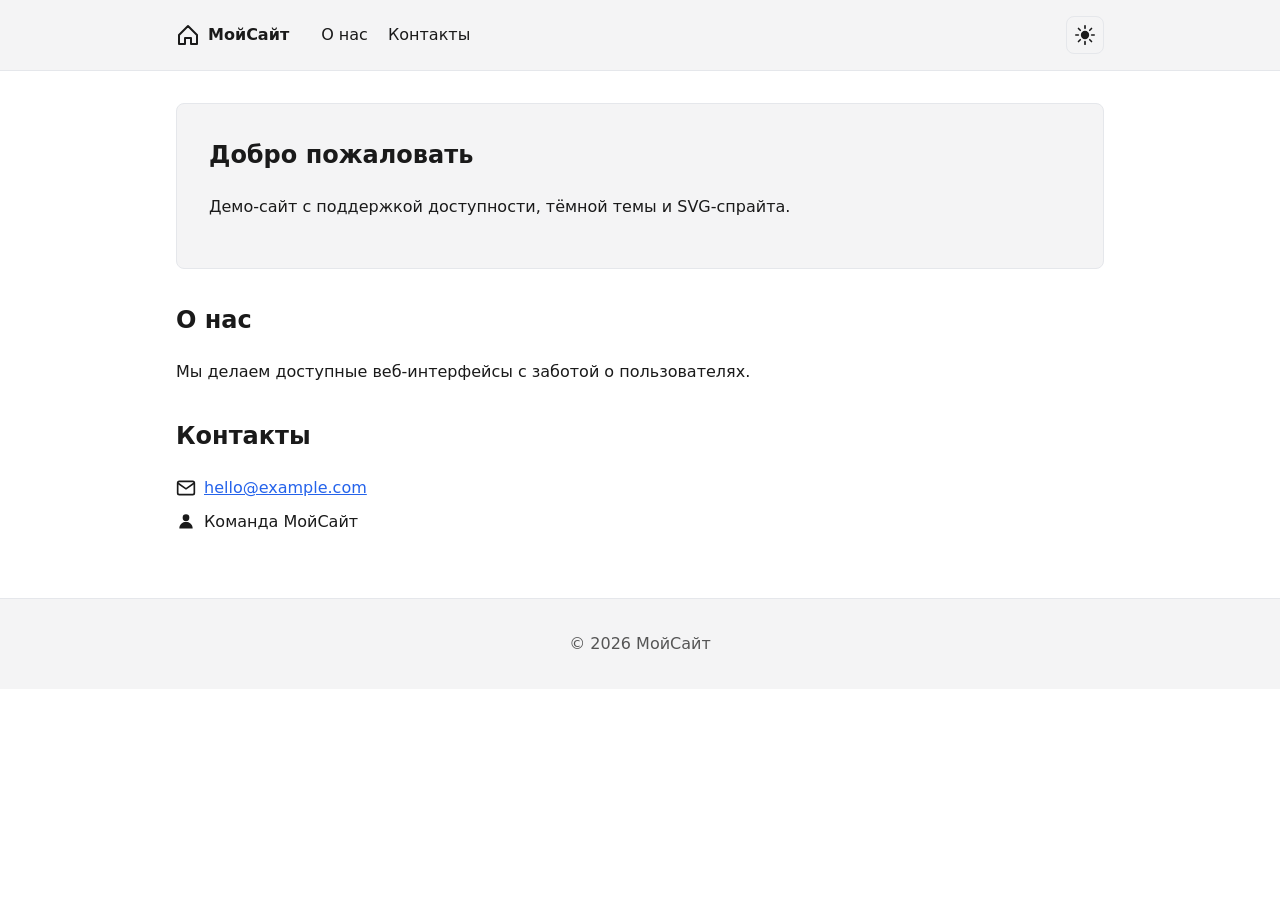
<file: hw2-4/index.html>
<!DOCTYPE html>
<html lang="ru">
<head>
    <meta charset="UTF-8">
    <meta name="viewport" content="width=device-width, initial-scale=1.0">
    <meta name="description" content="Демо-сайт для домашних работ 2-4: доступность, темизация, SVG-спрайт">
    <title>Мой сайт — ДЗ 2-4</title>
    <link rel="stylesheet" href="styles.css">
</head>
<body>
    <!-- SVG-спрайт (HW4) -->
    <svg xmlns="http://www.w3.org/2000/svg" style="display:none" aria-hidden="true">
        <symbol id="icon-sun" viewBox="0 0 24 24">
            <circle cx="12" cy="12" r="5" fill="currentColor"/>
            <g stroke="currentColor" stroke-width="2" stroke-linecap="round">
                <line x1="12" y1="1" x2="12" y2="4"/>
                <line x1="12" y1="20" x2="12" y2="23"/>
                <line x1="1" y1="12" x2="4" y2="12"/>
                <line x1="20" y1="12" x2="23" y2="12"/>
                <line x1="4.2" y1="4.2" x2="6.3" y2="6.3"/>
                <line x1="17.7" y1="17.7" x2="19.8" y2="19.8"/>
                <line x1="4.2" y1="19.8" x2="6.3" y2="17.7"/>
                <line x1="17.7" y1="6.3" x2="19.8" y2="4.2"/>
            </g>
        </symbol>
        <symbol id="icon-moon" viewBox="0 0 24 24">
            <path d="M21 12.8A9 9 0 1 1 11.2 3a7 7 0 0 0 9.8 9.8z" fill="currentColor"/>
        </symbol>
        <symbol id="icon-home" viewBox="0 0 24 24">
            <path d="M3 12L12 3l9 9v9h-6v-6H9v6H3z" fill="none" stroke="currentColor" stroke-width="2" stroke-linejoin="round"/>
        </symbol>
        <symbol id="icon-mail" viewBox="0 0 24 24">
            <rect x="2" y="4" width="20" height="16" rx="2" fill="none" stroke="currentColor" stroke-width="2"/>
            <path d="M2 6l10 7 10-7" fill="none" stroke="currentColor" stroke-width="2"/>
        </symbol>
        <symbol id="icon-user" viewBox="0 0 24 24">
            <circle cx="12" cy="8" r="4" fill="currentColor"/>
            <path d="M4 21c0-4.4 3.6-8 8-8s8 3.6 8 8" fill="currentColor"/>
        </symbol>
    </svg>

    <a href="#main" class="skip-link">Перейти к основному содержимому</a>

    <header class="header" role="banner">
        <nav class="nav" aria-label="Главная навигация">
            <a href="#main" class="nav__logo" aria-label="На главную">
                <svg class="icon" width="24" height="24" aria-hidden="true"><use href="#icon-home"/></svg>
                <span>МойСайт</span>
            </a>
            <ul class="nav__list">
                <li><a href="#about">О нас</a></li>
                <li><a href="#contact">Контакты</a></li>
            </ul>
            <button type="button" class="theme-toggle" id="themeToggle" aria-label="Переключить тему" aria-pressed="false">
                <svg class="icon icon--sun" width="20" height="20" aria-hidden="true"><use href="#icon-sun"/></svg>
                <svg class="icon icon--moon" width="20" height="20" aria-hidden="true"><use href="#icon-moon"/></svg>
            </button>
        </nav>
    </header>

    <main id="main" class="main">
        <section class="hero" aria-labelledby="hero-title">
            <h1 id="hero-title">Добро пожаловать</h1>
            <p>Демо-сайт с поддержкой доступности, тёмной темы и SVG-спрайта.</p>
        </section>

        <section id="about" aria-labelledby="about-title">
            <h2 id="about-title">О нас</h2>
            <p>Мы делаем доступные веб-интерфейсы с заботой о пользователях.</p>
        </section>

        <section id="contact" aria-labelledby="contact-title">
            <h2 id="contact-title">Контакты</h2>
            <ul class="contacts">
                <li>
                    <svg class="icon" width="20" height="20" aria-hidden="true"><use href="#icon-mail"/></svg>
                    <a href="mailto:hello@example.com">hello@example.com</a>
                </li>
                <li>
                    <svg class="icon" width="20" height="20" aria-hidden="true"><use href="#icon-user"/></svg>
                    <span>Команда МойСайт</span>
                </li>
            </ul>
        </section>
    </main>

    <footer class="footer" role="contentinfo">
        <p>&copy; 2026 МойСайт</p>
    </footer>

    <script src="theme.js"></script>
</body>
</html>
</file>
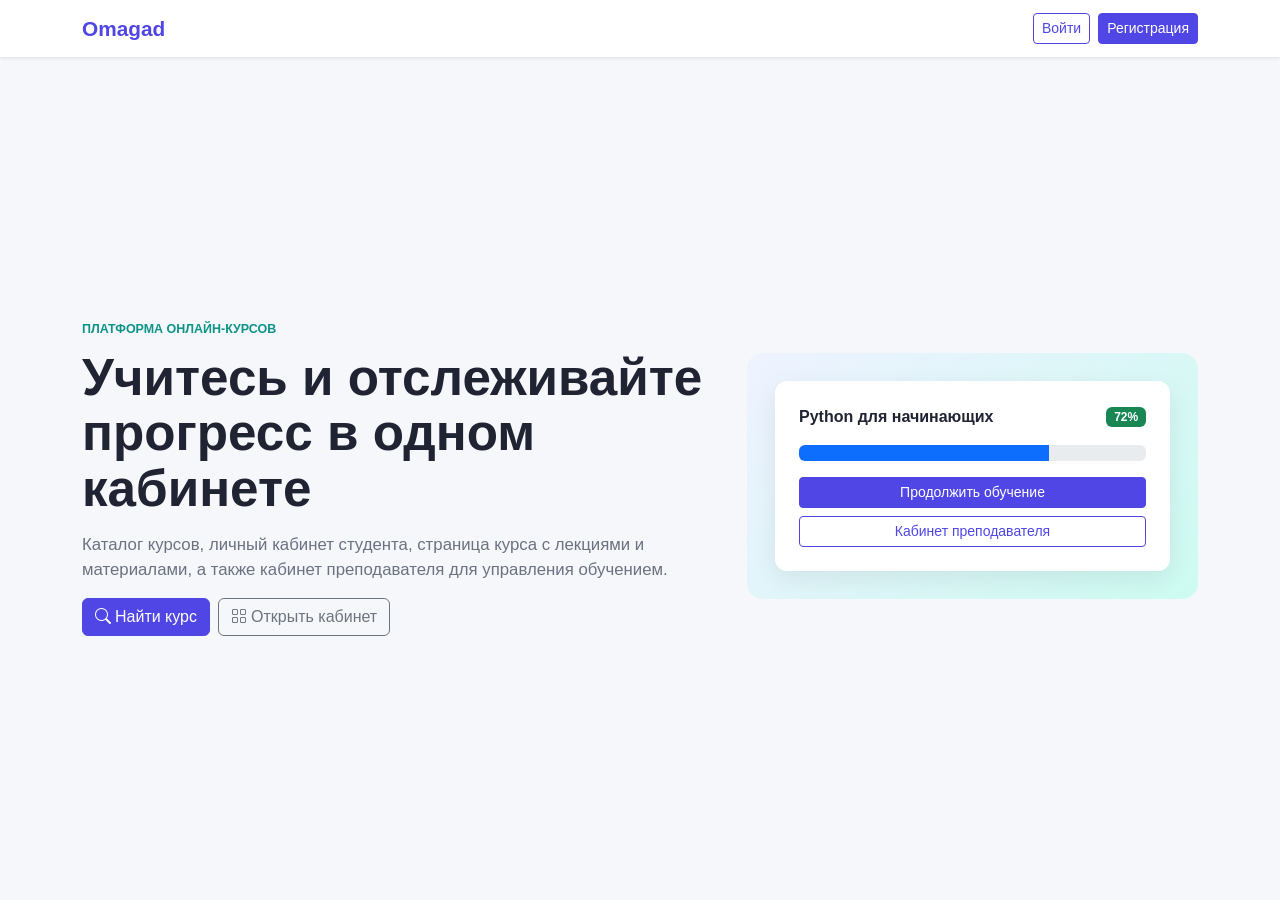
<file: J3214/Шумбалов Айдар/labs/index.html>
<!DOCTYPE html>
<html lang="ru">
<head>
  <meta charset="UTF-8" />
  <meta name="viewport" content="width=device-width, initial-scale=1.0" />
  <title>Omagad — платформа онлайн-обучения</title>
  <link href="https://cdn.jsdelivr.net/npm/bootstrap@5.3.3/dist/css/bootstrap.min.css" rel="stylesheet" />
  <link href="https://cdn.jsdelivr.net/npm/bootstrap-icons@1.11.3/font/bootstrap-icons.min.css" rel="stylesheet" />
  <link href="css/style.css" rel="stylesheet" />
</head>
<body>
<nav class="navbar navbar-expand-lg navbar-light bg-white">
  <div class="container">
    <a class="navbar-brand" href="index.html">Omagad</a>
    <div class="d-flex gap-2">
      <a class="btn btn-outline-primary btn-sm" href="login.html">Войти</a>
      <a class="btn btn-primary btn-sm" href="register.html">Регистрация</a>
    </div>
  </div>
</nav>

<main class="home-page">
  <section class="home-hero">
    <div class="container">
      <div class="row align-items-center g-4">
        <div class="col-lg-7">
          <span class="eyebrow">Платформа онлайн-курсов</span>
          <h1>Учитесь и отслеживайте прогресс в одном кабинете</h1>
          <p>Каталог курсов, личный кабинет студента, страница курса с лекциями и материалами, а также кабинет преподавателя для управления обучением.</p>
          <div class="d-flex flex-wrap gap-2">
            <a class="btn btn-primary" href="search.html">
              <i class="bi bi-search me-1"></i>Найти курс
            </a>
            <a class="btn btn-outline-secondary" href="dashboard.html">
              <i class="bi bi-grid me-1"></i>Открыть кабинет
            </a>
          </div>
        </div>
        <div class="col-lg-5">
          <div class="home-preview">
            <div class="preview-card">
              <div class="d-flex justify-content-between align-items-center mb-3">
                <strong>Python для начинающих</strong>
                <span class="badge text-bg-success">72%</span>
              </div>
              <div class="progress mb-3">
                <div class="progress-bar" style="width:72%"></div>
              </div>
              <div class="d-grid gap-2">
                <a href="course.html" class="btn btn-sm btn-primary">Продолжить обучение</a>
                <a href="instructor.html" class="btn btn-sm btn-outline-primary">Кабинет преподавателя</a>
              </div>
            </div>
          </div>
        </div>
      </div>
    </div>
  </section>
</main>

<script src="https://cdn.jsdelivr.net/npm/bootstrap@5.3.3/dist/js/bootstrap.bundle.min.js"></script>
<script src="js/main.js"></script>
</body>
</html>
</file>
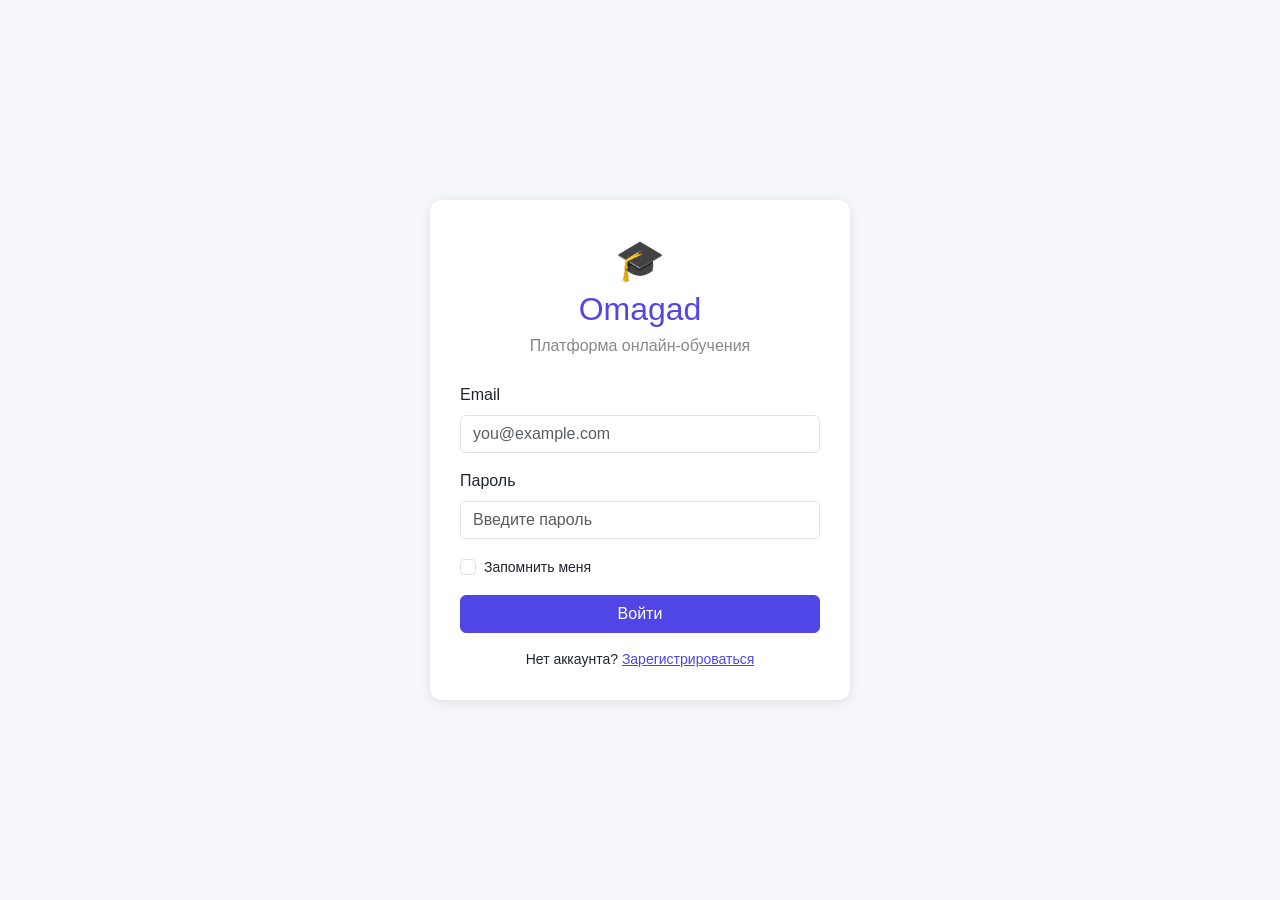
<file: J3214/Шумбалов Айдар/labs/login.html>
<!DOCTYPE html>
<html lang="ru">
<head>
  <meta charset="UTF-8" />
  <meta name="viewport" content="width=device-width, initial-scale=1.0" />
  <title>Вход — Omagad</title>
  <link href="https://cdn.jsdelivr.net/npm/bootstrap@5.3.3/dist/css/bootstrap.min.css" rel="stylesheet" />
  <link href="css/style.css" rel="stylesheet" />
</head>
<body>

<div class="auth-page">
  <div class="auth-card">
    <div class="auth-icon">🎓</div>
    <h2>Omagad</h2>
    <p class="subtitle">Платформа онлайн-обучения</p>

    <form id="loginForm">
      <div class="mb-3">
        <label class="form-label" for="email">Email</label>
        <input type="email" class="form-control" id="email" placeholder="you@example.com" required />
      </div>

      <div class="mb-3">
        <label class="form-label" for="password">Пароль</label>
        <input type="password" class="form-control" id="password" placeholder="Введите пароль" required />
      </div>

      <div class="mb-3 form-check">
        <input class="form-check-input" type="checkbox" id="rememberMe" />
        <label class="form-check-label small" for="rememberMe">Запомнить меня</label>
      </div>

      <button type="submit" class="btn btn-primary w-100 mb-3">Войти</button>

      <p class="text-center small mb-0">
        Нет аккаунта? <a href="register.html">Зарегистрироваться</a>
      </p>
    </form>
  </div>
</div>

<script src="js/main.js"></script>
</body>
</html>
</file>
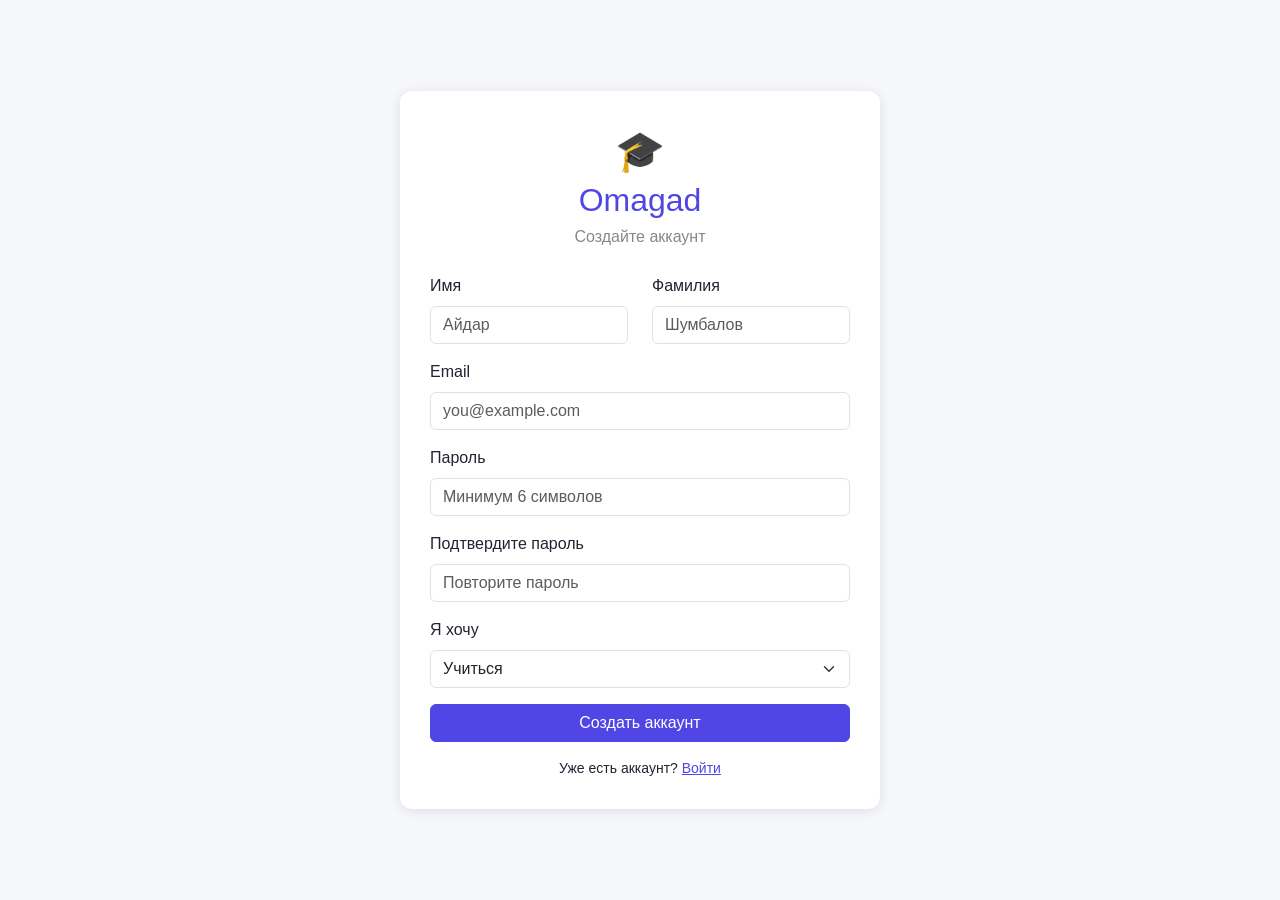
<file: J3214/Шумбалов Айдар/labs/register.html>
<!DOCTYPE html>
<html lang="ru">
<head>
  <meta charset="UTF-8" />
  <meta name="viewport" content="width=device-width, initial-scale=1.0" />
  <title>Регистрация — Omagad</title>
  <link href="https://cdn.jsdelivr.net/npm/bootstrap@5.3.3/dist/css/bootstrap.min.css" rel="stylesheet" />
  <link href="css/style.css" rel="stylesheet" />
</head>
<body>

<div class="auth-page">
  <div class="auth-card auth-card-wide">
    <div class="auth-icon">🎓</div>
    <h2>Omagad</h2>
    <p class="subtitle">Создайте аккаунт</p>

    <form id="registerForm">
      <div class="row mb-3">
        <div class="col-6">
          <label class="form-label" for="firstName">Имя</label>
          <input type="text" class="form-control" id="firstName" placeholder="Айдар" required />
        </div>
        <div class="col-6">
          <label class="form-label" for="lastName">Фамилия</label>
          <input type="text" class="form-control" id="lastName" placeholder="Шумбалов" required />
        </div>
      </div>

      <div class="mb-3">
        <label class="form-label" for="regEmail">Email</label>
        <input type="email" class="form-control" id="regEmail" placeholder="you@example.com" required />
      </div>

      <div class="mb-3">
        <label class="form-label" for="regPassword">Пароль</label>
        <input type="password" class="form-control" id="regPassword" placeholder="Минимум 6 символов" required />
      </div>

      <div class="mb-3">
        <label class="form-label" for="regConfirm">Подтвердите пароль</label>
        <input type="password" class="form-control" id="regConfirm" placeholder="Повторите пароль" required />
        <div id="passwordError" class="text-danger small mt-1 d-none">Пароли не совпадают</div>
      </div>

      <div class="mb-3">
        <label class="form-label" for="userGoal">Я хочу</label>
        <select class="form-select" id="userGoal">
          <option value="student">Учиться</option>
          <option value="instructor">Преподавать</option>
        </select>
      </div>

      <button type="submit" class="btn btn-primary w-100 mb-3">Создать аккаунт</button>

      <p class="text-center small mb-0">
        Уже есть аккаунт? <a href="login.html">Войти</a>
      </p>
    </form>
  </div>
</div>

<script src="js/main.js"></script>
</body>
</html>
</file>
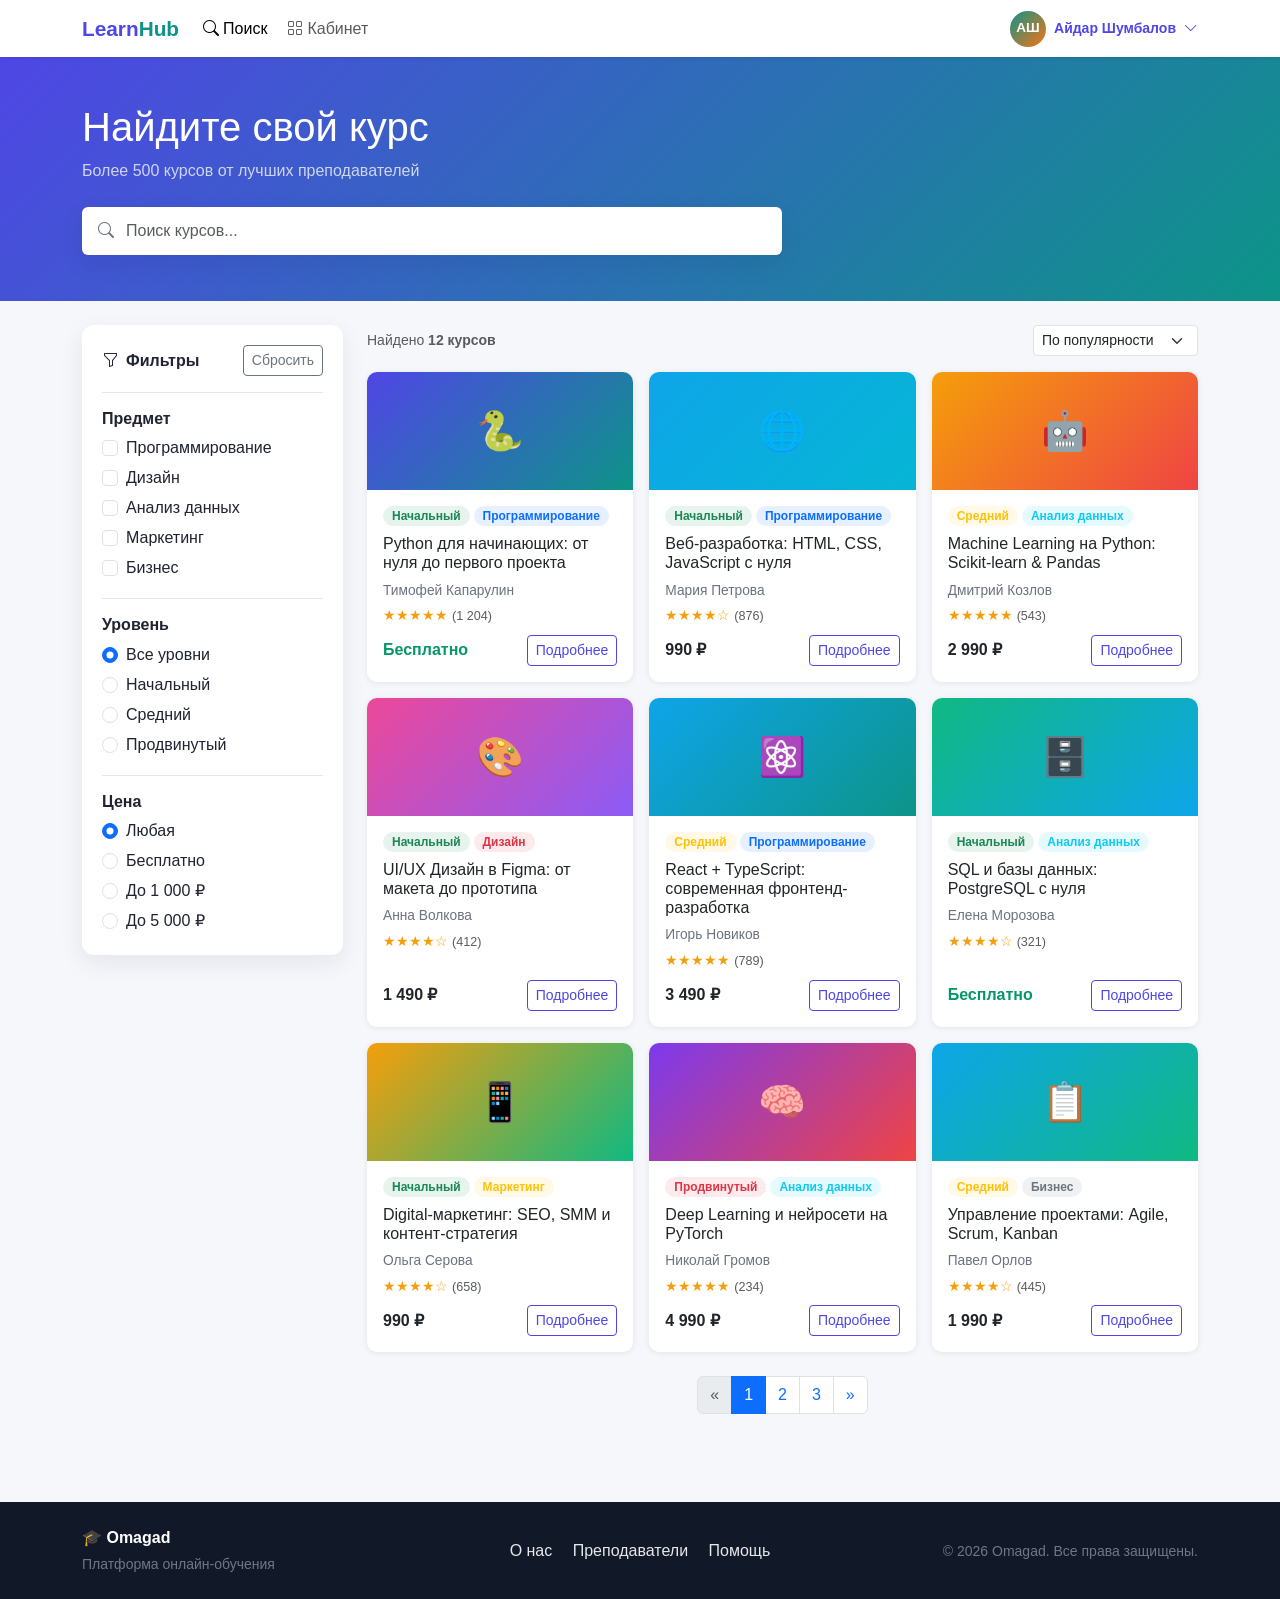
<file: J3214/Шумбалов Айдар/labs/search.html>
<!DOCTYPE html>
<html lang="ru">
<head>
  <meta charset="UTF-8" />
  <meta name="viewport" content="width=device-width, initial-scale=1.0" />
  <title>Поиск курсов — Omagad</title>
  <link href="https://cdn.jsdelivr.net/npm/bootstrap@5.3.3/dist/css/bootstrap.min.css" rel="stylesheet" />
  <link href="https://cdn.jsdelivr.net/npm/bootstrap-icons@1.11.3/font/bootstrap-icons.min.css" rel="stylesheet" />
  <link href="css/style.css" rel="stylesheet" />
</head>
<body>

<!-- Навбар -->
<nav class="navbar navbar-expand-lg navbar-light bg-white sticky-top">
  <div class="container">
    <a class="navbar-brand" href="dashboard.html">
      <span>Learn<em>Hub</em></span>
    </a>
    <button class="navbar-toggler" type="button" data-bs-toggle="collapse" data-bs-target="#navMenu">
      <span class="navbar-toggler-icon"></span>
    </button>
    <div class="collapse navbar-collapse" id="navMenu">
      <ul class="navbar-nav me-auto gap-1">
        <li class="nav-item"><a class="nav-link active" href="search.html"><i class="bi bi-search me-1"></i>Поиск</a></li>
        <li class="nav-item"><a class="nav-link" href="dashboard.html"><i class="bi bi-grid me-1"></i>Кабинет</a></li>
      </ul>
      <div class="dropdown">
        <a href="#" class="d-flex align-items-center gap-2 text-decoration-none" data-bs-toggle="dropdown">
          <div style="width:36px;height:36px;border-radius:50%;background:linear-gradient(135deg,#0d9488,#f97316);display:flex;align-items:center;justify-content:center;color:#fff;font-weight:700;font-size:.85rem">АШ</div>
          <span class="d-none d-lg-inline small fw-semibold">Айдар Шумбалов</span>
          <i class="bi bi-chevron-down small"></i>
        </a>
        <ul class="dropdown-menu dropdown-menu-end">
          <li><a class="dropdown-item" href="dashboard.html"><i class="bi bi-person me-2"></i>Мой кабинет</a></li>
          <li><a class="dropdown-item" href="instructor.html"><i class="bi bi-mortarboard me-2"></i>Кабинет преподавателя</a></li>
          <li><hr class="dropdown-divider"></li>
          <li><a class="dropdown-item text-danger" href="login.html"><i class="bi bi-box-arrow-right me-2"></i>Выйти</a></li>
        </ul>
      </div>
    </div>
  </div>
</nav>

<!-- Поисковый Hero -->
<section class="search-hero">
  <div class="container">
    <h1 class="mb-2">Найдите свой курс</h1>
    <p class="mb-4 opacity-75">Более 500 курсов от лучших преподавателей</p>
    <div class="search-input-wrap">
      <i class="bi bi-search search-icon"></i>
      <input type="text" class="form-control" id="courseSearch" placeholder="Поиск курсов..." />
    </div>
  </div>
</section>

<!-- Основной контент -->
<div class="container py-4">
  <div class="row g-4">

    <!-- Фильтры -->
    <div class="col-lg-3">
      <div class="filters-panel">
        <div class="d-flex justify-content-between align-items-center mb-3">
          <span class="fw-bold"><i class="bi bi-funnel me-2"></i>Фильтры</span>
          <button class="btn btn-sm btn-outline-secondary" id="resetFilters">Сбросить</button>
        </div>

        <!-- Предмет -->
        <div class="filter-section">
          <h6>Предмет</h6>
          <div class="d-flex flex-column gap-1">
            <div class="form-check">
              <input class="form-check-input" type="checkbox" name="subject" value="programming" id="subProg" />
              <label class="form-check-label" for="subProg">Программирование</label>
            </div>
            <div class="form-check">
              <input class="form-check-input" type="checkbox" name="subject" value="design" id="subDesign" />
              <label class="form-check-label" for="subDesign">Дизайн</label>
            </div>
            <div class="form-check">
              <input class="form-check-input" type="checkbox" name="subject" value="data" id="subData" />
              <label class="form-check-label" for="subData">Анализ данных</label>
            </div>
            <div class="form-check">
              <input class="form-check-input" type="checkbox" name="subject" value="marketing" id="subMarketing" />
              <label class="form-check-label" for="subMarketing">Маркетинг</label>
            </div>
            <div class="form-check">
              <input class="form-check-input" type="checkbox" name="subject" value="business" id="subBusiness" />
              <label class="form-check-label" for="subBusiness">Бизнес</label>
            </div>
          </div>
        </div>

        <!-- Уровень -->
        <div class="filter-section">
          <h6>Уровень</h6>
          <div class="d-flex flex-column gap-1">
            <div class="form-check">
              <input class="form-check-input" type="radio" name="level" value="all" id="levelAll" checked />
              <label class="form-check-label" for="levelAll">Все уровни</label>
            </div>
            <div class="form-check">
              <input class="form-check-input" type="radio" name="level" value="beginner" id="levelBeg" />
              <label class="form-check-label" for="levelBeg">Начальный</label>
            </div>
            <div class="form-check">
              <input class="form-check-input" type="radio" name="level" value="intermediate" id="levelMid" />
              <label class="form-check-label" for="levelMid">Средний</label>
            </div>
            <div class="form-check">
              <input class="form-check-input" type="radio" name="level" value="advanced" id="levelAdv" />
              <label class="form-check-label" for="levelAdv">Продвинутый</label>
            </div>
          </div>
        </div>

        <!-- Цена -->
        <div class="filter-section">
          <h6>Цена</h6>
          <div class="d-flex flex-column gap-1">
            <div class="form-check">
              <input class="form-check-input" type="radio" name="price" value="all" id="priceAll" checked />
              <label class="form-check-label" for="priceAll">Любая</label>
            </div>
            <div class="form-check">
              <input class="form-check-input" type="radio" name="price" value="free" id="priceFree" />
              <label class="form-check-label" for="priceFree">Бесплатно</label>
            </div>
            <div class="form-check">
              <input class="form-check-input" type="radio" name="price" value="1000" id="price1k" />
              <label class="form-check-label" for="price1k">До 1 000 ₽</label>
            </div>
            <div class="form-check">
              <input class="form-check-input" type="radio" name="price" value="5000" id="price5k" />
              <label class="form-check-label" for="price5k">До 5 000 ₽</label>
            </div>
          </div>
        </div>
      </div>
    </div>

    <!-- Карточки курсов -->
    <div class="col-lg-9">
      <div class="d-flex justify-content-between align-items-center mb-3">
        <p class="mb-0 text-muted small">Найдено <strong>12 курсов</strong></p>
        <select class="form-select form-select-sm w-auto">
          <option>По популярности</option>
          <option>По цене: дешевле</option>
          <option>По цене: дороже</option>
          <option>Новинки</option>
        </select>
      </div>

      <div class="row g-3" id="coursesGrid">

        <!-- Карточка 1 -->
        <div class="col-sm-6 col-xl-4 course-card-wrap"
             data-title="python для начинающих" data-subject="programming" data-level="beginner" data-price="0">
          <div class="card course-card h-100">
            <div class="course-card-img-placeholder bg-gradient-primary">🐍</div>
            <div class="card-body d-flex flex-column">
              <div class="d-flex gap-1 mb-2">
                <span class="course-badge bg-success bg-opacity-10 text-success">Начальный</span>
                <span class="course-badge bg-primary bg-opacity-10 text-primary">Программирование</span>
              </div>
              <h6 class="card-title">Python для начинающих: от нуля до первого проекта</h6>
              <p class="instructor-name mb-1">Тимофей Капарулин</p>
              <div class="rating-stars mb-2">★★★★★ <small class="text-muted">(1 204)</small></div>
              <div class="mt-auto d-flex align-items-center justify-content-between">
                <span class="price-free">Бесплатно</span>
                <a href="course.html" class="btn btn-sm btn-outline-primary">Подробнее</a>
              </div>
            </div>
          </div>
        </div>

        <!-- Карточка 2 -->
        <div class="col-sm-6 col-xl-4 course-card-wrap"
             data-title="веб-разработка html css javascript" data-subject="programming" data-level="beginner" data-price="990">
          <div class="card course-card h-100">
            <div class="course-card-img-placeholder" style="background:linear-gradient(135deg,#0ea5e9,#06b6d4)">🌐</div>
            <div class="card-body d-flex flex-column">
              <div class="d-flex gap-1 mb-2">
                <span class="course-badge bg-success bg-opacity-10 text-success">Начальный</span>
                <span class="course-badge bg-primary bg-opacity-10 text-primary">Программирование</span>
              </div>
              <h6 class="card-title">Веб-разработка: HTML, CSS, JavaScript с нуля</h6>
              <p class="instructor-name mb-1">Мария Петрова</p>
              <div class="rating-stars mb-2">★★★★☆ <small class="text-muted">(876)</small></div>
              <div class="mt-auto d-flex align-items-center justify-content-between">
                <span class="price">990 ₽</span>
                <a href="course.html" class="btn btn-sm btn-outline-primary">Подробнее</a>
              </div>
            </div>
          </div>
        </div>

        <!-- Карточка 3 -->
        <div class="col-sm-6 col-xl-4 course-card-wrap"
             data-title="machine learning scikit-learn" data-subject="data" data-level="intermediate" data-price="2990">
          <div class="card course-card h-100">
            <div class="course-card-img-placeholder" style="background:linear-gradient(135deg,#f59e0b,#ef4444)">🤖</div>
            <div class="card-body d-flex flex-column">
              <div class="d-flex gap-1 mb-2">
                <span class="course-badge bg-warning bg-opacity-10 text-warning">Средний</span>
                <span class="course-badge bg-info bg-opacity-10 text-info">Анализ данных</span>
              </div>
              <h6 class="card-title">Machine Learning на Python: Scikit-learn & Pandas</h6>
              <p class="instructor-name mb-1">Дмитрий Козлов</p>
              <div class="rating-stars mb-2">★★★★★ <small class="text-muted">(543)</small></div>
              <div class="mt-auto d-flex align-items-center justify-content-between">
                <span class="price">2 990 ₽</span>
                <a href="course.html" class="btn btn-sm btn-outline-primary">Подробнее</a>
              </div>
            </div>
          </div>
        </div>

        <!-- Карточка 4 -->
        <div class="col-sm-6 col-xl-4 course-card-wrap"
             data-title="ui ux дизайн figma" data-subject="design" data-level="beginner" data-price="1490">
          <div class="card course-card h-100">
            <div class="course-card-img-placeholder" style="background:linear-gradient(135deg,#ec4899,#8b5cf6)">🎨</div>
            <div class="card-body d-flex flex-column">
              <div class="d-flex gap-1 mb-2">
                <span class="course-badge bg-success bg-opacity-10 text-success">Начальный</span>
                <span class="course-badge bg-danger bg-opacity-10 text-danger">Дизайн</span>
              </div>
              <h6 class="card-title">UI/UX Дизайн в Figma: от макета до прототипа</h6>
              <p class="instructor-name mb-1">Анна Волкова</p>
              <div class="rating-stars mb-2">★★★★☆ <small class="text-muted">(412)</small></div>
              <div class="mt-auto d-flex align-items-center justify-content-between">
                <span class="price">1 490 ₽</span>
                <a href="course.html" class="btn btn-sm btn-outline-primary">Подробнее</a>
              </div>
            </div>
          </div>
        </div>

        <!-- Карточка 5 -->
        <div class="col-sm-6 col-xl-4 course-card-wrap"
             data-title="react разработка typescript" data-subject="programming" data-level="intermediate" data-price="3490">
          <div class="card course-card h-100">
            <div class="course-card-img-placeholder" style="background:linear-gradient(135deg,#0ea5e9,#0d9488)">⚛️</div>
            <div class="card-body d-flex flex-column">
              <div class="d-flex gap-1 mb-2">
                <span class="course-badge bg-warning bg-opacity-10 text-warning">Средний</span>
                <span class="course-badge bg-primary bg-opacity-10 text-primary">Программирование</span>
              </div>
              <h6 class="card-title">React + TypeScript: современная фронтенд-разработка</h6>
              <p class="instructor-name mb-1">Игорь Новиков</p>
              <div class="rating-stars mb-2">★★★★★ <small class="text-muted">(789)</small></div>
              <div class="mt-auto d-flex align-items-center justify-content-between">
                <span class="price">3 490 ₽</span>
                <a href="course.html" class="btn btn-sm btn-outline-primary">Подробнее</a>
              </div>
            </div>
          </div>
        </div>

        <!-- Карточка 6 -->
        <div class="col-sm-6 col-xl-4 course-card-wrap"
             data-title="sql базы данных postgresql" data-subject="data" data-level="beginner" data-price="0">
          <div class="card course-card h-100">
            <div class="course-card-img-placeholder" style="background:linear-gradient(135deg,#10b981,#0ea5e9)">🗄️</div>
            <div class="card-body d-flex flex-column">
              <div class="d-flex gap-1 mb-2">
                <span class="course-badge bg-success bg-opacity-10 text-success">Начальный</span>
                <span class="course-badge bg-info bg-opacity-10 text-info">Анализ данных</span>
              </div>
              <h6 class="card-title">SQL и базы данных: PostgreSQL с нуля</h6>
              <p class="instructor-name mb-1">Елена Морозова</p>
              <div class="rating-stars mb-2">★★★★☆ <small class="text-muted">(321)</small></div>
              <div class="mt-auto d-flex align-items-center justify-content-between">
                <span class="price-free">Бесплатно</span>
                <a href="course.html" class="btn btn-sm btn-outline-primary">Подробнее</a>
              </div>
            </div>
          </div>
        </div>

        <!-- Карточка 7 -->
        <div class="col-sm-6 col-xl-4 course-card-wrap"
             data-title="digital маркетинг seo smm" data-subject="marketing" data-level="beginner" data-price="990">
          <div class="card course-card h-100">
            <div class="course-card-img-placeholder" style="background:linear-gradient(135deg,#f59e0b,#10b981)">📱</div>
            <div class="card-body d-flex flex-column">
              <div class="d-flex gap-1 mb-2">
                <span class="course-badge bg-success bg-opacity-10 text-success">Начальный</span>
                <span class="course-badge bg-warning bg-opacity-10 text-warning">Маркетинг</span>
              </div>
              <h6 class="card-title">Digital-маркетинг: SEO, SMM и контент-стратегия</h6>
              <p class="instructor-name mb-1">Ольга Серова</p>
              <div class="rating-stars mb-2">★★★★☆ <small class="text-muted">(658)</small></div>
              <div class="mt-auto d-flex align-items-center justify-content-between">
                <span class="price">990 ₽</span>
                <a href="course.html" class="btn btn-sm btn-outline-primary">Подробнее</a>
              </div>
            </div>
          </div>
        </div>

        <!-- Карточка 8 -->
        <div class="col-sm-6 col-xl-4 course-card-wrap"
             data-title="deep learning нейронные сети pytorch" data-subject="data" data-level="advanced" data-price="4990">
          <div class="card course-card h-100">
            <div class="course-card-img-placeholder" style="background:linear-gradient(135deg,#7c3aed,#ef4444)">🧠</div>
            <div class="card-body d-flex flex-column">
              <div class="d-flex gap-1 mb-2">
                <span class="course-badge bg-danger bg-opacity-10 text-danger">Продвинутый</span>
                <span class="course-badge bg-info bg-opacity-10 text-info">Анализ данных</span>
              </div>
              <h6 class="card-title">Deep Learning и нейросети на PyTorch</h6>
              <p class="instructor-name mb-1">Николай Громов</p>
              <div class="rating-stars mb-2">★★★★★ <small class="text-muted">(234)</small></div>
              <div class="mt-auto d-flex align-items-center justify-content-between">
                <span class="price">4 990 ₽</span>
                <a href="course.html" class="btn btn-sm btn-outline-primary">Подробнее</a>
              </div>
            </div>
          </div>
        </div>

        <!-- Карточка 9 -->
        <div class="col-sm-6 col-xl-4 course-card-wrap"
             data-title="управление проектами agile scrum" data-subject="business" data-level="intermediate" data-price="1990">
          <div class="card course-card h-100">
            <div class="course-card-img-placeholder" style="background:linear-gradient(135deg,#0ea5e9,#10b981)">📋</div>
            <div class="card-body d-flex flex-column">
              <div class="d-flex gap-1 mb-2">
                <span class="course-badge bg-warning bg-opacity-10 text-warning">Средний</span>
                <span class="course-badge bg-secondary bg-opacity-10 text-secondary">Бизнес</span>
              </div>
              <h6 class="card-title">Управление проектами: Agile, Scrum, Kanban</h6>
              <p class="instructor-name mb-1">Павел Орлов</p>
              <div class="rating-stars mb-2">★★★★☆ <small class="text-muted">(445)</small></div>
              <div class="mt-auto d-flex align-items-center justify-content-between">
                <span class="price">1 990 ₽</span>
                <a href="course.html" class="btn btn-sm btn-outline-primary">Подробнее</a>
              </div>
            </div>
          </div>
        </div>

      </div>

      <!-- Нет результатов -->
      <div id="noResults" class="no-results d-none">
        <i class="bi bi-search" style="font-size:3rem;opacity:.3"></i>
        <h5 class="mt-3 fw-bold">Ничего не найдено</h5>
        <p class="text-muted">Попробуйте изменить фильтры или поисковый запрос</p>
        <button class="btn btn-outline-primary" id="resetFilters2">Сбросить фильтры</button>
      </div>

      <!-- Пагинация -->
      <nav class="mt-4" id="pagination">
        <ul class="pagination justify-content-center">
          <li class="page-item disabled"><a class="page-link" href="#">«</a></li>
          <li class="page-item active"><a class="page-link" href="#">1</a></li>
          <li class="page-item"><a class="page-link" href="#">2</a></li>
          <li class="page-item"><a class="page-link" href="#">3</a></li>
          <li class="page-item"><a class="page-link" href="#">»</a></li>
        </ul>
      </nav>

    </div>
  </div>
</div>

<!-- Footer -->
<footer class="mt-5">
  <div class="container">
    <div class="row align-items-center">
      <div class="col-md-4 mb-3 mb-md-0">
        <span class="footer-brand">🎓 Omagad</span>
        <p class="mt-1 mb-0 opacity-50 small">Платформа онлайн-обучения</p>
      </div>
      <div class="col-md-4 text-md-center mb-3 mb-md-0">
        <a href="#" class="me-3">О нас</a>
        <a href="#" class="me-3">Преподаватели</a>
        <a href="#">Помощь</a>
      </div>
      <div class="col-md-4 text-md-end">
        <small class="opacity-50">© 2026 Omagad. Все права защищены.</small>
      </div>
    </div>
  </div>
</footer>

<script src="https://cdn.jsdelivr.net/npm/bootstrap@5.3.3/dist/js/bootstrap.bundle.min.js"></script>
<script src="js/main.js"></script>
</body>
</html>
</file>
<file: hw2-4/styles.css>
:root {
    --color-bg: #ffffff;
    --color-text: #1a1a1a;
    --color-muted: #555;
    --color-accent: #2563eb;
    --color-surface: #f4f4f5;
    --color-border: #e5e7eb;
    --font: system-ui, -apple-system, "Segoe UI", Roboto, sans-serif;
    --radius: 8px;
    --space: 1rem;
}

[data-theme="dark"] {
    --color-bg: #0f172a;
    --color-text: #f1f5f9;
    --color-muted: #94a3b8;
    --color-accent: #60a5fa;
    --color-surface: #1e293b;
    --color-border: #334155;
}

@media (prefers-color-scheme: dark) {
    :root:not([data-theme="light"]) {
        --color-bg: #0f172a;
        --color-text: #f1f5f9;
        --color-muted: #94a3b8;
        --color-accent: #60a5fa;
        --color-surface: #1e293b;
        --color-border: #334155;
    }
}

* { box-sizing: border-box; }

body {
    margin: 0;
    font-family: var(--font);
    background: var(--color-bg);
    color: var(--color-text);
    line-height: 1.6;
    transition: background 0.2s, color 0.2s;
}

.skip-link {
    position: absolute;
    left: -9999px;
    top: 0;
    background: var(--color-accent);
    color: #fff;
    padding: 0.5rem 1rem;
    z-index: 100;
}
.skip-link:focus { left: 0; }

:focus-visible {
    outline: 3px solid var(--color-accent);
    outline-offset: 2px;
}

.header {
    background: var(--color-surface);
    border-bottom: 1px solid var(--color-border);
}

.nav {
    max-width: 960px;
    margin: 0 auto;
    padding: var(--space);
    display: flex;
    align-items: center;
    gap: var(--space);
}

.nav__logo {
    display: inline-flex;
    align-items: center;
    gap: 0.5rem;
    font-weight: 700;
    color: var(--color-text);
    text-decoration: none;
}

.nav__list {
    list-style: none;
    display: flex;
    gap: 1.25rem;
    margin: 0 auto 0 1rem;
    padding: 0;
}

.nav__list a {
    color: var(--color-text);
    text-decoration: none;
}
.nav__list a:hover { color: var(--color-accent); }

.theme-toggle {
    background: transparent;
    border: 1px solid var(--color-border);
    color: var(--color-text);
    border-radius: var(--radius);
    padding: 0.5rem;
    cursor: pointer;
    display: inline-flex;
    align-items: center;
    justify-content: center;
}

.icon { display: inline-block; vertical-align: middle; }
.icon--moon { display: none; }
[data-theme="dark"] .icon--sun { display: none; }
[data-theme="dark"] .icon--moon { display: inline-block; }

@media (prefers-color-scheme: dark) {
    :root:not([data-theme="light"]) .icon--sun { display: none; }
    :root:not([data-theme="light"]) .icon--moon { display: inline-block; }
}

.main {
    max-width: 960px;
    margin: 0 auto;
    padding: 2rem var(--space);
}

.hero {
    background: var(--color-surface);
    border: 1px solid var(--color-border);
    border-radius: var(--radius);
    padding: 2rem;
    margin-bottom: 2rem;
}

.hero h1 { margin-top: 0; }

section { margin-bottom: 2rem; }

.contacts {
    list-style: none;
    padding: 0;
}
.contacts li {
    display: flex;
    align-items: center;
    gap: 0.5rem;
    margin-bottom: 0.5rem;
}
.contacts a {
    color: var(--color-accent);
}

.footer {
    border-top: 1px solid var(--color-border);
    background: var(--color-surface);
    text-align: center;
    padding: var(--space);
    color: var(--color-muted);
}
</file>
<file: J3214/Шумбалов Айдар/labs/css/style.css>
/* ===== Общие стили ===== */
body {
  font-family: sans-serif;
  background: #f5f5f5;
  margin: 0;
}

a {
  color: #4f46e5;
}

/* ===== Навбар ===== */
.navbar {
  background: white;
  box-shadow: 0 1px 4px rgba(0, 0, 0, 0.1);
}

.navbar-brand {
  font-weight: bold;
  font-size: 1.3rem;
  color: #4f46e5 !important;
}

/* ===== Страницы входа/регистрации ===== */
.auth-page {
  min-height: 100vh;
  display: flex;
  align-items: center;
  justify-content: center;
  padding: 20px;
}

.auth-card {
  width: 100%;
  max-width: 420px;
  background: white;
  border-radius: 12px;
  padding: 30px;
  box-shadow: 0 2px 12px rgba(0, 0, 0, 0.1);
}

.auth-card h2 {
  text-align: center;
  color: #4f46e5;
  margin-bottom: 5px;
}

.auth-card .subtitle {
  text-align: center;
  color: #888;
  margin-bottom: 25px;
}

/* ===== Карточки курсов ===== */
.course-card {
  border: none;
  border-radius: 10px;
  box-shadow: 0 1px 6px rgba(0, 0, 0, 0.08);
  transition: box-shadow 0.2s;
}

.course-card:hover {
  box-shadow: 0 4px 16px rgba(0, 0, 0, 0.12);
}

.course-emoji {
  font-size: 2.5rem;
  text-align: center;
  padding: 20px;
  border-radius: 10px 10px 0 0;
}

/* ===== Статистика ===== */
.stat-card {
  border: none;
  border-left: 4px solid #4f46e5;
  border-radius: 8px;
  box-shadow: 0 1px 4px rgba(0, 0, 0, 0.06);
}

.stat-card .number {
  font-size: 1.8rem;
  font-weight: bold;
  color: #333;
}

.stat-card .label {
  font-size: 0.8rem;
  color: #888;
}

/* ===== Сертификат ===== */
.cert-border {
  border: 3px solid #4f46e5;
  border-radius: 12px;
  padding: 30px;
  background: linear-gradient(135deg, #eef2ff, #f0fdf4);
}

/* ===== Фильтры ===== */
.filter-panel {
  background: white;
  border-radius: 10px;
  padding: 20px;
  box-shadow: 0 1px 6px rgba(0, 0, 0, 0.08);
}

/* ===== Страница курса ===== */
.course-hero {
  background: linear-gradient(135deg, #4f46e5, #7c3aed);
  color: white;
  padding: 40px 0;
  margin-bottom: 30px;
}

.lesson-item {
  padding: 10px 15px;
  border-bottom: 1px solid #eee;
  cursor: pointer;
}

.lesson-item:hover {
  background: #f0f0ff;
}

/* ===== Аватар ===== */
.avatar-circle {
  width: 36px;
  height: 36px;
  border-radius: 50%;
  background: #4f46e5;
  color: white;
  display: flex;
  align-items: center;
  justify-content: center;
  font-weight: bold;
  font-size: 0.85rem;
}

/* ===== Доработка ЛР1 ===== */
:root {
  --primary: #4f46e5;
  --primary-dark: #4338ca;
  --accent: #0d9488;
  --page-bg: #f6f7fb;
  --text: #202331;
  --muted: #6b7280;
  --border: #e5e7eb;
  --card-shadow: 0 8px 24px rgba(15, 23, 42, 0.08);
}

body {
  color: var(--text);
  background: var(--page-bg);
}

.btn-primary {
  background: var(--primary);
  border-color: var(--primary);
}

.btn-primary:hover,
.btn-primary:focus {
  background: var(--primary-dark);
  border-color: var(--primary-dark);
}

.btn-outline-primary {
  color: var(--primary);
  border-color: var(--primary);
}

.btn-outline-primary:hover {
  background: var(--primary);
  border-color: var(--primary);
}

.navbar-brand em {
  color: var(--accent);
  font-style: normal;
}

.auth-icon {
  font-size: 2.5rem;
  text-align: center;
}

.auth-card-wide {
  max-width: 480px;
}

.home-page {
  min-height: calc(100vh - 62px);
  display: flex;
  align-items: center;
}

.home-hero {
  width: 100%;
  padding: 64px 0;
}

.home-hero h1 {
  max-width: 720px;
  margin: 10px 0 16px;
  font-size: clamp(2rem, 4vw, 3.4rem);
  font-weight: 800;
  line-height: 1.08;
}

.home-hero p {
  max-width: 650px;
  color: var(--muted);
  font-size: 1.05rem;
}

.eyebrow {
  display: inline-block;
  color: var(--accent);
  font-size: 0.78rem;
  font-weight: 700;
  letter-spacing: 0;
  text-transform: uppercase;
}

.home-preview {
  padding: 28px;
  border-radius: 16px;
  background: linear-gradient(135deg, #eef2ff, #ccfbf1);
}

.preview-card {
  background: white;
  border-radius: 12px;
  padding: 24px;
  box-shadow: var(--card-shadow);
}

.main-layout {
  min-height: calc(100vh - 58px);
  display: flex;
}

.sidebar {
  width: 260px;
  flex: 0 0 260px;
  background: #fff;
  border-right: 1px solid var(--border);
  padding: 24px 18px;
}

.sidebar-overlay {
  position: fixed;
  inset: 0;
  z-index: 1020;
  background: rgba(15, 23, 42, 0.35);
}

.main-content {
  flex: 1;
  min-width: 0;
  padding: 28px;
}

.avatar-wrap {
  text-align: center;
  padding-bottom: 22px;
  margin-bottom: 18px;
  border-bottom: 1px solid var(--border);
}

.avatar,
.comment-avatar {
  width: 52px;
  height: 52px;
  display: inline-flex;
  align-items: center;
  justify-content: center;
  border-radius: 50%;
  color: #fff;
  background: linear-gradient(135deg, var(--primary), var(--accent));
  font-weight: 700;
}

.avatar {
  margin-bottom: 10px;
}

.comment-avatar {
  width: 40px;
  height: 40px;
  flex: 0 0 40px;
  font-size: 0.8rem;
}

.user-name {
  font-weight: 700;
}

.user-role,
.instructor-name,
.stat-label {
  color: var(--muted);
  font-size: 0.86rem;
}

.sidebar-nav .nav-link {
  display: flex;
  align-items: center;
  gap: 10px;
  color: #374151;
  border-radius: 8px;
  padding: 10px 12px;
}

.sidebar-nav .nav-link:hover,
.sidebar-nav .nav-link.active {
  color: var(--primary);
  background: #eef2ff;
}

.stat-value {
  font-size: 1.55rem;
  font-weight: 800;
}

.section-title {
  display: flex;
  align-items: center;
  gap: 8px;
  margin: 0 0 14px;
  font-size: 1.05rem;
  font-weight: 800;
}

.course-card-img-placeholder {
  min-height: 118px;
  display: flex;
  align-items: center;
  justify-content: center;
  color: #fff;
  font-size: 2.4rem;
  border-radius: 10px 10px 0 0;
}

.bg-gradient-primary {
  background: linear-gradient(135deg, var(--primary), var(--accent));
}

.course-badge,
.status-badge,
.meta-badge {
  display: inline-flex;
  align-items: center;
  border-radius: 999px;
  padding: 4px 9px;
  font-size: 0.75rem;
  font-weight: 700;
  line-height: 1;
}

.rating-stars {
  color: #f59e0b;
  font-size: 0.9rem;
}

.price,
.price-free,
.enroll-price {
  font-weight: 800;
}

.price-free {
  color: #059669;
}

.search-hero {
  padding: 46px 0;
  color: #fff;
  background: linear-gradient(135deg, var(--primary), var(--accent));
}

.search-input-wrap {
  position: relative;
  max-width: 700px;
}

.search-input-wrap .form-control {
  padding-left: 44px;
  min-height: 48px;
  border: none;
  box-shadow: var(--card-shadow);
}

.search-icon {
  position: absolute;
  top: 50%;
  left: 16px;
  z-index: 2;
  color: var(--muted);
  transform: translateY(-50%);
}

.filters-panel,
.enroll-card {
  background: white;
  border-radius: 12px;
  padding: 20px;
  box-shadow: var(--card-shadow);
}

.filter-section {
  padding-top: 16px;
  margin-top: 16px;
  border-top: 1px solid var(--border);
}

.filter-section h6 {
  font-weight: 800;
}

.no-results {
  padding: 48px 16px;
  text-align: center;
}

.course-title {
  font-weight: 800;
}

.enroll-card {
  color: var(--text);
}

.enroll-price {
  color: var(--primary);
  font-size: 2rem;
}

.lecture-item {
  display: flex;
  align-items: center;
  gap: 12px;
  padding: 12px 0;
  border-top: 1px solid var(--border);
  cursor: pointer;
}

.lecture-item:first-child {
  border-top: none;
}

.lecture-item:hover {
  color: var(--primary);
}

.lecture-icon {
  width: 32px;
  height: 32px;
  display: inline-flex;
  align-items: center;
  justify-content: center;
  border-radius: 50%;
  background: #eef2ff;
  color: var(--primary);
}

.lecture-icon.doc {
  background: #fef3c7;
  color: #d97706;
}

.lecture-title {
  flex: 1;
  min-width: 0;
}

.lecture-duration {
  color: var(--muted);
  font-size: 0.82rem;
}

.comment-item {
  display: flex;
  gap: 12px;
  padding: 16px 0;
  border-top: 1px solid var(--border);
}

.comment-author {
  font-weight: 700;
}

.comment-date,
.comment-text {
  color: var(--muted);
  font-size: 0.86rem;
}

.comment-text {
  margin: 4px 0 0;
  color: #374151;
}

footer {
  padding: 24px 0;
  color: #cbd5e1;
  background: #111827;
}

footer a {
  color: #e5e7eb;
  text-decoration: none;
}

.footer-brand {
  font-weight: 800;
  color: #fff;
}

.flex-1 {
  flex: 1;
}

@media (max-width: 991.98px) {
  .main-layout {
    display: block;
  }

  .sidebar {
    position: fixed;
    top: 0;
    bottom: 0;
    left: -280px;
    z-index: 1030;
    transition: left 0.2s ease;
  }

  .sidebar.show {
    left: 0;
  }

  .main-content {
    padding: 20px 14px;
  }

  .home-hero {
    padding: 36px 0;
  }
}

@media (max-width: 575.98px) {
  .auth-card {
    padding: 22px;
  }

  .home-preview {
    padding: 16px;
  }

  .course-card-img-placeholder {
    min-height: 96px;
  }
}
</file>
